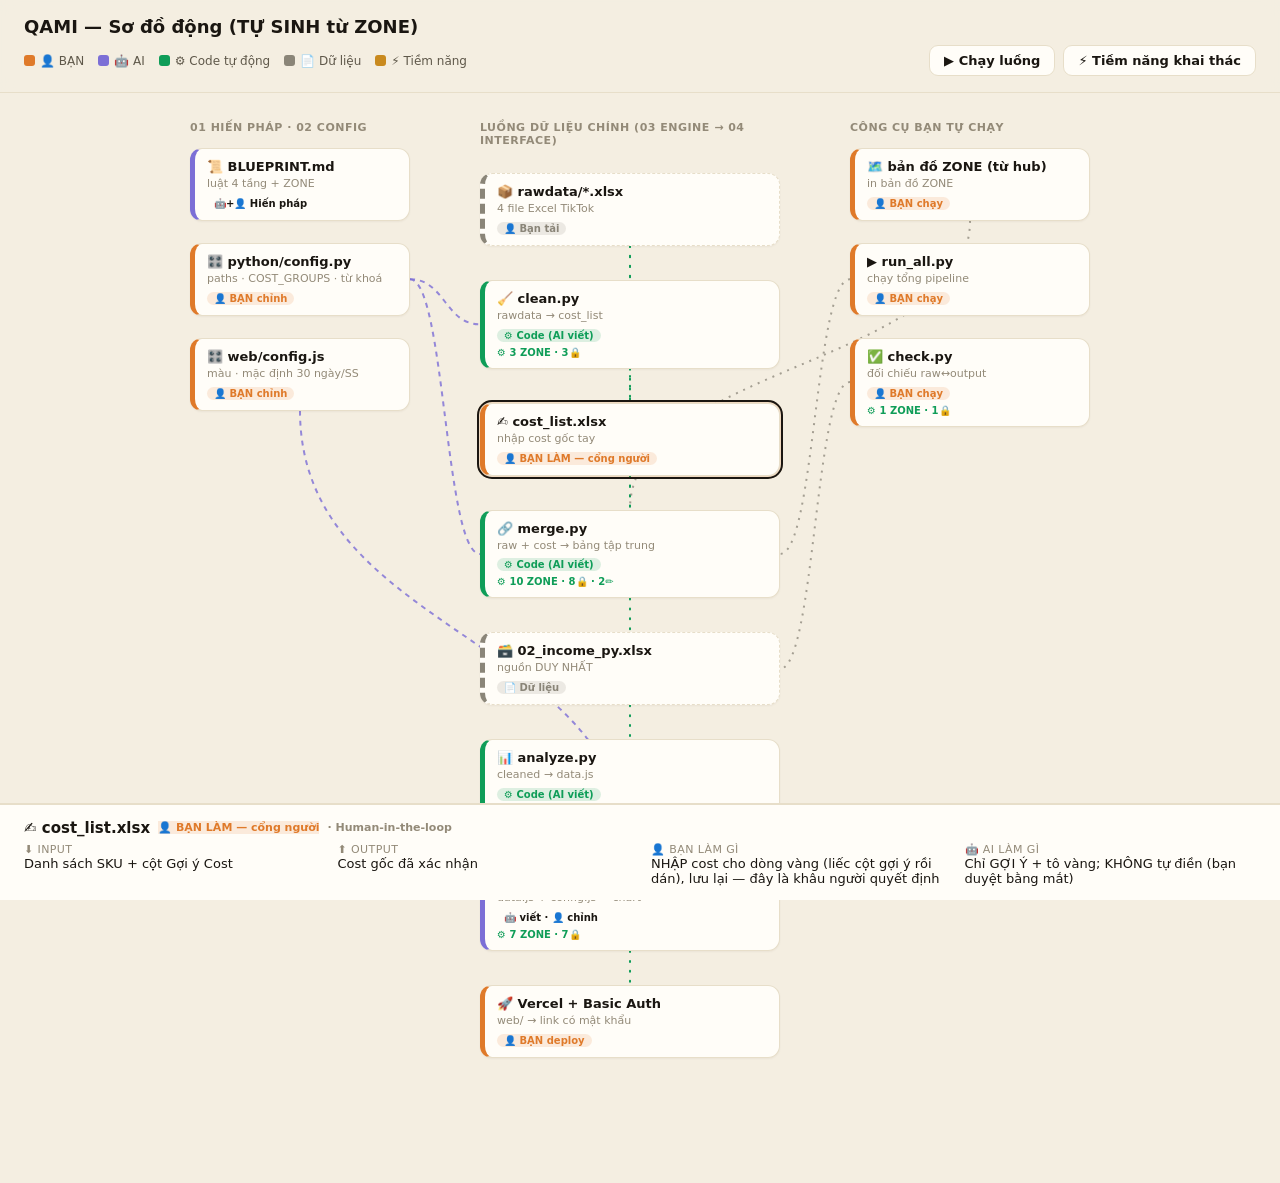
<file: flow.html>
<!doctype html>
<html lang="vi"><head>
<meta charset="utf-8"><meta name="viewport" content="width=device-width,initial-scale=1">
<title>Flow</title>
<style>
:root{
  --bg:#f4eee1; --surface:#fffdf8; --ink:#1a1611; --ink2:#5f584a; --muted:#938a78; --line:#e7dec9;
  --you:#df7a2a; --ai:#7c6fd6; --code:#0f9d58; --art:#8a8578; --pot:#c98a1e;
}
*{box-sizing:border-box} body{margin:0;background:var(--bg);color:var(--ink);
  font-family:system-ui,"Segoe UI",sans-serif;font-size:14px}
header{padding:16px 24px;border-bottom:1px solid var(--line);position:sticky;top:0;z-index:10;
  background:rgba(244,238,225,.92);backdrop-filter:blur(8px)}
header h1{font-size:18px;margin:0 0 8px}
.bar{display:flex;gap:18px;align-items:center;flex-wrap:wrap}
.legend{display:flex;gap:14px;flex-wrap:wrap;font-size:12px;color:var(--ink2)}
.legend i{display:inline-block;width:11px;height:11px;border-radius:3px;margin-right:5px;vertical-align:-1px}
.btns{margin-left:auto;display:flex;gap:8px}
button{font:inherit;font-size:13px;font-weight:600;color:var(--ink);background:var(--surface);
  border:1px solid var(--line);border-radius:9px;padding:7px 14px;cursor:pointer}
button.on{background:var(--ink);color:#fdfaf2;border-color:var(--ink)}
.diagram{position:relative;padding:28px 24px;min-width:1180px}
svg.wires{position:absolute;inset:0;width:100%;height:100%;pointer-events:none;z-index:0;overflow:visible}
.cols{position:relative;z-index:1;display:grid;grid-template-columns:220px 300px 240px;gap:70px;align-items:start;justify-content:center}
.col{display:flex;flex-direction:column;gap:22px}
.col.center{gap:34px}
.node{background:var(--surface);border:1.5px solid var(--line);border-left-width:5px;border-radius:12px;
  padding:10px 12px;cursor:pointer;transition:.15s;box-shadow:0 1px 2px rgba(60,45,20,.05);position:relative}
.node:hover{transform:translateY(-2px);box-shadow:0 6px 16px rgba(60,45,20,.12)}
.node.sel{outline:2px solid var(--ink);outline-offset:1px}
.node .t{font-weight:700;font-size:13px;display:flex;align-items:center;gap:6px}
.node .io{font-size:11px;color:var(--muted);margin-top:3px;line-height:1.35}
.node .own{font-size:10px;font-weight:700;margin-top:5px;display:inline-block;padding:1px 7px;border-radius:999px}
.node .live{font-size:10px;font-weight:700;color:var(--code);margin-top:5px;display:block}
.node.you{border-left-color:var(--you)} .own.you{background:rgba(223,122,42,.14);color:var(--you)}
.node.ai{border-left-color:var(--ai)} .own.ai{background:rgba(124,111,214,.16);color:var(--ai)}
.node.code{border-left-color:var(--code)} .own.code{background:rgba(15,157,88,.14);color:var(--code)}
.node.art{border-left-color:var(--art);border-style:dashed} .own.art{background:rgba(138,133,120,.16);color:var(--art)}
.node.mix{border-left-color:var(--ai)}
.node.pot{border-left-color:var(--pot);border-style:dashed;background:#fdf6e8} .own.pot{background:rgba(201,138,30,.16);color:var(--pot)}
.node.gate{box-shadow:0 0 0 3px rgba(223,122,42,.18)}
.node.ghost{display:none}
.railhead{font-size:11px;font-weight:700;letter-spacing:.5px;color:var(--muted);text-transform:uppercase;margin-bottom:-8px}
.pulse{animation:pulse .7s ease}
@keyframes pulse{0%{box-shadow:0 0 0 0 rgba(223,122,42,.5)}100%{box-shadow:0 0 0 16px rgba(223,122,42,0)}}
path.w{fill:none;stroke-width:2}
path.flow{stroke:var(--code);stroke-dasharray:1 9;stroke-linecap:round;animation:dash 1.1s linear infinite}
path.feed{stroke:var(--ai);stroke-dasharray:5 5;opacity:.8}
path.tool{stroke:var(--art);stroke-dasharray:2 6;opacity:.75}
path.ghost{stroke:var(--pot);stroke-dasharray:4 6;opacity:.85}
@keyframes dash{to{stroke-dashoffset:-20}}
.detail{position:sticky;bottom:0;z-index:10;background:var(--surface);border-top:2px solid var(--line);padding:14px 24px;min-height:92px}
.detail h3{margin:0 0 6px;font-size:15px;display:flex;align-items:center;gap:8px;flex-wrap:wrap}
.detail .grid{display:grid;grid-template-columns:repeat(auto-fit,minmax(200px,1fr));gap:12px 22px;font-size:13px}
.detail .k{color:var(--muted);font-size:11px;text-transform:uppercase;letter-spacing:.4px}
.detail .you b{color:var(--you)} .detail .ai b{color:var(--ai)}
.stamp{font-size:11px;color:var(--muted)}
.hint{color:var(--muted)}
</style></head>
<body>
<header>
  <h1 id="title"></h1>
  <div class="bar">
    <div class="legend">
      <span><i style="background:var(--you)"></i>&#128100; BẠN</span>
      <span><i style="background:var(--ai)"></i>&#129302; AI</span>
      <span><i style="background:var(--code)"></i>&#9881;&#65039; Code tự động</span>
      <span><i style="background:var(--art)"></i>&#128196; Dữ liệu</span>
      <span><i style="background:var(--pot)"></i>&#9889; Tiềm năng</span>
    </div>
    <div class="btns">
      <button id="play">&#9654; Chạy luồng</button>
      <button id="pot">&#9889; Tiềm năng khai thác</button>
    </div>
  </div>
</header>

<div class="diagram">
  <svg class="wires" id="wires"></svg>
  <div class="cols">
    <div class="col left"></div>
    <div class="col center"></div>
    <div class="col right"></div>
  </div>
</div>

<div class="detail" id="detail">
  <h3>&#128072; Bấm vào bất kỳ khối nào để xem: ai làm · input · output · ZONE sống</h3>
  <div class="hint">Xanh chạy = luồng dữ liệu · tím = config · xám = công cụ · vàng = tiềm năng (nút &#9889;). Badge xanh = ZONE tự quét từ code.</div>
</div>

<script>
const D = {"title": "QAMI — Sơ đồ động (TỰ SINH từ ZONE)", "rails": {"left": "01 Hiến pháp · 02 Config", "center": "Luồng dữ liệu chính (03 Engine → 04 Interface)", "right": "Công cụ bạn tự chạy"}, "nodes": [{"id": "blueprint", "col": "left", "owner": "mix", "title": "📜 BLUEPRINT.md", "ownt": "🤖+👤 Hiến pháp", "st": "01 BLUEPRINT", "io": "luật 4 tầng + ZONE", "in": "— (chốt từ đầu)", "out": "Luật chơi: mục đích, ranh giới, bản đồ ZONE", "you": "Chốt mục đích & ranh giới cứng; nạp đầu mỗi phiên để hiểu toàn hệ", "ai": "Tuân thủ; ghi Nhật ký tiến hoá mỗi khi rút ra nguyên lý mới", "ghost": false, "gate": false}, {"id": "configpy", "col": "left", "owner": "you", "title": "🎛️ python/config.py", "ownt": "👤 BẠN chỉnh", "st": "02 CONFIG", "io": "paths · COST_GROUPS · từ khoá", "in": "Bạn gõ số/tham số", "out": "Tham số cho engine Python đọc", "you": "Đổi NHÓM PHÍ, đường dẫn, từ khoá gợi ý cost — không đụng code lõi", "ai": "Chỉ ĐỌC từ đây, cấm hardcode trong engine", "ghost": false, "gate": false}, {"id": "configjs", "col": "left", "owner": "you", "title": "🎛️ web/config.js", "ownt": "👤 BẠN chỉnh", "st": "02 CONFIG", "io": "màu · mặc định 30 ngày/SS", "in": "Bạn gõ màu/mặc định", "out": "CFG cho dashboard đọc", "you": "Đổi tông màu (T), số ngày mặc định, bật/tắt so sánh", "ai": "Đọc qua window.CFG; logic chart không chứa màu cứng", "ghost": false, "gate": false}, {"id": "pgenesis", "col": "left", "owner": "pot", "title": "🧬 genesis.py → dự án khác", "ownt": "⚡ Tiềm năng", "st": "Tái dùng khung", "io": "nhân khung sang PJ mới", "in": "1 lệnh + tên dự án", "out": "Khung 4 tầng cho Pháp lý / Sách / BĐS…", "you": "Từ hub (Control Center): python genesis.py \"Tên\" --full py|web", "ai": "Dùng lại các ZONE đã LOCKED như Lego giữa các dự án", "ghost": true, "gate": false}, {"id": "raw", "col": "center", "owner": "art", "title": "📦 rawdata/*.xlsx", "ownt": "👤 Bạn tải", "st": "Nguồn", "io": "4 file Excel TikTok", "in": "Export từ TikTok Seller", "out": "income · onhold · đơn hàng · manual (BẤT BIẾN)", "you": "Tải file từ TikTok, bỏ vào rawdata/ (không sửa tay)", "ai": "—", "ghost": false, "gate": false}, {"id": "clean", "col": "center", "owner": "code", "title": "🧹 clean.py", "ownt": "⚙️ Code (AI viết)", "st": "03 ENGINE", "io": "rawdata → cost_list", "in": "rawdata/*.xlsx", "out": "cost/cost_list.xlsx (mọi SKU + GỢI Ý cost, tô vàng ô thiếu)", "you": "Chạy: python python/clean.py", "ai": "Engine gợi ý cost theo (dòng SP × size); không sót SKU", "ghost": false, "gate": false, "badge": "3 ZONE · 3🔒", "zones": [{"label": "01 · Đọc & chuẩn hóa nguồn", "key": "1", "status": "LOCKED", "in": "rawdata/*.xlsx (income, orders, onhold)", "out": "DataFrame đã ép kiểu ID về chuỗi (chưa biến đổi số liệu)", "funcs": ["read_income", "read_orders", "read_onhold"], "line": 27, "body": ["# [ZONE 01 · Đọc & chuẩn hóa nguồn]            Status: LOCKED", "# In : rawdata/*.xlsx (income, orders, onhold)", "# Out: DataFrame đã ép kiểu ID về chuỗi (chưa biến đổi số liệu)", "# ============================================================", "def read_income():", "    df = pd.read_excel(RAW / FILES[\"income\"], sheet_name=SHEETS[\"income\"])", "    df[\"ID đơn hàng/điều chỉnh\"] = df[\"ID đơn hàng/điều chỉnh\"].astype(str)", "    return df", "", "", "def read_orders():", "    df = pd.read_excel(RAW / FILES[\"orders\"], sheet_name=SHEETS[\"orders\"], skiprows=[1])", "    # Phòng khi header ô A1 bị ghi đè nhầm: cột đầu của OrderSKUList luôn là Order ID.", "    if \"Order ID\" not in df.columns:", "        print(f\"[cảnh báo] Không thấy cột 'Order ID'. Đổi cột đầu \"", "              f\"('{str(df.columns[0])[:35]}...') -> 'Order ID'.\")", "        df = df.rename(columns={df.columns[0]: \"Order ID\"})", "    df[\"Order ID\"] = df[\"Order ID\"].astype(str)", "    df[\"SKU ID\"] = df[\"SKU ID\"].astype(str)", "    return df", "", "", "def read_onhold():", "    df = pd.read_excel(RAW / FILES[\"onhold\"], sheet_name=0, skiprows=4)", "    df[\"ID đơn hàng/điều chỉnh\"] = df[\"ID đơn hàng/điều chỉnh\"].astype(str)", "    df[\"ID SKU\"] = df[\"ID SKU\"].astype(str)", "    return df", "# ===================== [HẾT ZONE 01] ========================", "", "", "# ============================================================"]}, {"label": "02 · Engine gợi ý cost (dòng SP × size)", "key": "2", "status": "LOCKED", "in": "bảng SKU (có Product Name / Variation / Seller SKU / Cost Original)", "out": "thêm cột \"Gợi ý Cost\" + \"Ghi chú gợi ý\"", "funcs": ["_read_existing_costs", "_strip", "_size", "_family", "add_suggestions", "mode_cost"], "line": 58, "body": ["# [ZONE 02 · Engine gợi ý cost (dòng SP × size)]   Status: LOCKED", "# In : bảng SKU (có Product Name / Variation / Seller SKU / Cost Original)", "# Out: thêm cột \"Gợi ý Cost\" + \"Ghi chú gợi ý\"", "# ============================================================", "def _read_existing_costs():", "    \"\"\"Lấy cost đã có: ưu tiên file cost MỚI (giữ số bạn đã nhập); lần đầu seed từ Manual cũ.\"\"\"", "    if COST_FILE.exists():", "        d = pd.read_excel(COST_FILE, sheet_name=0, dtype={\"SKU ID\": str})", "    elif OLD_MANUAL.exists():", "        d = pd.read_excel(OLD_MANUAL, sheet_name=SHEETS[\"cost_list\"], dtype={\"SKU ID\": str})", "    else:", "        return pd.DataFrame(columns=[\"SKU ID\", \"Cost Original\"])", "    return d[[\"SKU ID\", \"Cost Original\"]].dropna(subset=[\"SKU ID\"]).drop_duplicates(\"SKU ID\", keep=\"first\")", "", "", "def _strip(s):", "    if not isinstance(s, str):", "        return \"\"", "    s = unicodedata.normalize(\"NFD\", s)", "    return \"\".join(c for c in s if unicodedata.category(c) != \"Mn\").lower().strip()", "", "", "def _size(*texts):", "    for t in texts:", "        n = _strip(t)", "        if not n:", "            continue", "        for pat, canon in SIZE_RULES:", "            if re.search(pat, n):", "                return canon", "        for cm in SIZE_CM:", "            if re.search(rf\"(?<!\\d){cm}\\s*cm\", n):", "                return f\"{cm}cm\"", "    return None", "", "", "def _family(*texts):", "    blob = \" \".join(_strip(t) for t in texts)", "    for fam, keys in FAMILY_KEYWORDS.items():", "        if any(k in blob for k in keys):", "            return fam", "    return None", "", "", "def add_suggestions(cost_df):", "    \"\"\"Thêm cột 'Gợi ý Cost' + 'Ghi chú gợi ý' (dựa trên các dòng đã có cost).\"\"\"", "    df = cost_df.copy()", "    seller = df[\"Seller SKU\"] if \"Seller SKU\" in df.columns else \"\"", "    df[\"_size\"] = [_size(v, s, p) for v, s, p in", "                   zip(df.get(\"Variation\", \"\"), seller if isinstance(seller, pd.Series) else [\"\"] * len(df), df.get(\"Product Name\", \"\"))]", "    df[\"_fam\"] = [_family(s, p, v) for s, p, v in", "                  zip(seller if isinstance(seller, pd.Series) else [\"\"] * len(df), df.get(\"Product Name\", \"\"), df.get(\"Variation\", \"\"))]", "", "    known = df[df[\"Cost Original\"].notna()]", "", "    def mode_cost(s):", "        m = s.mode()", "        return m.iloc[0] if len(m) else None", "", "    ref_fam = known.dropna(subset=[\"_size\", \"_fam\"]).groupby([\"_fam\", \"_size\"])[\"Cost Original\"].agg(c=mode_cost, n=\"count\")", "    ref_size = known.dropna(subset=[\"_size\"]).groupby(\"_size\")[\"Cost Original\"].agg(c=mode_cost, n=\"count\")", "", "    sugs, notes = [], []", "    for _, r in df.iterrows():", "        fam, size, cost = r[\"_fam\"], r[\"_size\"], r[\"Cost Original\"]", "        sug, n, basis = None, 0, \"\"", "        if size is not None and fam is not None and (fam, size) in ref_fam.index:", "            sug, n = ref_fam.loc[(fam, size), \"c\"], int(ref_fam.loc[(fam, size), \"n\"]); basis = f\"{fam} × {size} ({n} SKU)\"", "        elif size is not None and size in ref_size.index:", "            sug, n = ref_size.loc[size, \"c\"], int(ref_size.loc[size, \"n\"]); basis = f\"size {size} ({n} SKU)\"", "        if sug is None:", "            sugs.append(None); notes.append(\"Chưa đủ dữ liệu gợi ý\"); continue", "        if pd.isna(cost):", "            notes.append(f\"MỚI — gợi ý: {basis}\")", "        elif abs(float(cost) - float(sug)) < 1:", "            notes.append(f\"Khớp ({basis})\")", "        else:", "            notes.append(f\"⚠️ LỆCH: đang {int(cost):,} vs gợi ý {int(sug):,} — {basis}\")", "        sugs.append(sug)", "    df[\"Gợi ý Cost\"] = sugs", "    df[\"Ghi chú gợi ý\"] = notes", "    return df.drop(columns=[\"_size\", \"_fam\"])", "# ===================== [HẾT ZONE 02] ========================", "", "", "# ============================================================"]}, {"label": "03 · Đẩy ra file cost mới", "key": "3", "status": "LOCKED", "in": "orders, onhold (đã sạch)", "out": "cost/cost_list.xlsx (1 sheet, không sót SKU, tô vàng dòng cần nhập)", "funcs": ["refresh_cost_file", "main"], "line": 144, "body": ["# [ZONE 03 · Đẩy ra file cost mới]              Status: LOCKED", "# In : orders, onhold (đã sạch)", "# Out: cost/cost_list.xlsx (1 sheet, không sót SKU, tô vàng dòng cần nhập)", "# ============================================================", "def refresh_cost_file(orders, onhold):", "    # Gom MỌI SKU từ orders + onhold (không sót)", "    su_o = (orders[[\"SKU ID\", \"Seller SKU\", \"Product Name\", \"Variation\"]]", "            .drop_duplicates(\"SKU ID\"))", "    su_h = (onhold[[\"ID SKU\", \"Tên sản phẩm\"]]", "            .rename(columns={\"ID SKU\": \"SKU ID\", \"Tên sản phẩm\": \"Product Name\"})", "            .drop_duplicates(\"SKU ID\"))", "    all_sku = pd.concat([su_o, su_h], ignore_index=True).drop_duplicates(\"SKU ID\", keep=\"first\")", "", "    # Giữ cost đã nhập (không mất số bạn đã làm)", "    existing = _read_existing_costs()", "    all_sku = all_sku.merge(existing, on=\"SKU ID\", how=\"left\")", "", "    # Gợi ý cost", "    all_sku = add_suggestions(all_sku)", "", "    # Sắp xếp: dòng CHƯA có cost lên đầu (để bạn nhập, khỏi sót)", "    all_sku[\"_need\"] = all_sku[\"Cost Original\"].isna()", "    all_sku = (all_sku.sort_values([\"_need\", \"Product Name\", \"Variation\"],", "                                   ascending=[False, True, True])", "               .drop(columns=\"_need\").reset_index(drop=True))", "    cols = [\"SKU ID\", \"Seller SKU\", \"Product Name\", \"Variation\",", "            \"Cost Original\", \"Gợi ý Cost\", \"Ghi chú gợi ý\"]", "    all_sku = all_sku[[c for c in cols if c in all_sku.columns]]", "", "    COST_FILE.parent.mkdir(parents=True, exist_ok=True)", "    all_sku.to_excel(COST_FILE, index=False, sheet_name=\"cost_list\")", "", "    # Tô vàng các dòng chưa có cost + in đậm header", "    wb = load_workbook(COST_FILE)", "    ws = wb[\"cost_list\"]", "    yellow = PatternFill(\"solid\", fgColor=\"FFF3C7\")", "    for c in ws[1]:", "        c.font = Font(bold=True)", "    cost_idx = [i for i, cell in enumerate(ws[1], 1) if cell.value == \"Cost Original\"][0]", "    for row in ws.iter_rows(min_row=2):", "        if row[cost_idx - 1].value in (None, \"\"):", "            for cell in row:", "                cell.fill = yellow", "    wb.save(COST_FILE)", "", "    n_new = int(all_sku[\"Cost Original\"].isna().sum())", "    return len(all_sku), n_new", "# ===================== [HẾT ZONE 03] ========================", "", "", "def main():", "    print(\"Làm sạch nguồn raw...\")", "    orders = read_orders()", "    onhold = read_onhold()", "    read_income()  # kiểm tra đọc được", "", "    print(\"Đẩy ra file cost mới...\")", "    total, n_new = refresh_cost_file(orders, onhold)", "    print(f\"-> {COST_FILE}\")", "    print(f\"   Tổng SKU: {total} | CẦN NHẬP COST (tô vàng, ở đầu file): {n_new}\")", "    print(\"   Mở file, nhập cột 'Cost Original' cho dòng vàng (tham chiếu 'Gợi ý Cost'), rồi lưu.\")", "", "", "if __name__ == \"__main__\":", "    main()"]}]}, {"id": "cost", "col": "center", "owner": "you", "title": "✍️ cost_list.xlsx", "ownt": "👤 BẠN LÀM — cổng người", "st": "Human-in-the-loop", "io": "nhập cost gốc tay", "in": "Danh sách SKU + cột Gợi ý Cost", "out": "Cost gốc đã xác nhận", "you": "NHẬP cost cho dòng vàng (liếc cột gợi ý rồi dán), lưu lại — đây là khâu người quyết định", "ai": "Chỉ GỢI Ý + tô vàng; KHÔNG tự điền (bạn duyệt bằng mắt)", "ghost": false, "gate": true}, {"id": "merge", "col": "center", "owner": "code", "title": "🔗 merge.py", "ownt": "⚙️ Code (AI viết)", "st": "03 ENGINE", "io": "raw + cost → bảng tập trung", "in": "rawdata + cost_list", "out": "cleaned/02_income_py.xlsx (cấp đơn)", "you": "Chạy (qua run_all); duyệt khi chốt ZONE DRAFT", "ai": "Gộp bán+hoàn · COGS · gom phí 4 nhóm · ROI · đối soát phí", "ghost": false, "gate": false, "badge": "10 ZONE · 8🔒 · 2✏️", "zones": [{"label": "01 · Đọc cost đã nhập", "key": "1", "status": "LOCKED", "in": "cost/cost_list.xlsx (hoặc Manual cũ nếu chưa có)", "out": "bảng SKU ID -> Cost Original (dedup)", "funcs": ["read_cost"], "line": 23, "body": ["# [ZONE 01 · Đọc cost đã nhập]                 Status: LOCKED", "# In : cost/cost_list.xlsx (hoặc Manual cũ nếu chưa có)", "# Out: bảng SKU ID -> Cost Original (dedup)", "# ============================================================", "def read_cost():", "    \"\"\"Đọc cost bạn đã nhập (file mới). Chưa có file thì seed từ Manual cũ.\"\"\"", "    if clean.COST_FILE.exists():", "        d = pd.read_excel(clean.COST_FILE, sheet_name=0, dtype={\"SKU ID\": str})", "    else:", "        d = pd.read_excel(clean.OLD_MANUAL, sheet_name=clean.SHEETS[\"cost_list\"], dtype={\"SKU ID\": str})", "    return d[[\"SKU ID\", \"Cost Original\"]].drop_duplicates(\"SKU ID\", keep=\"first\").reset_index(drop=True)", "", "", "# ============================================================"]}, {"label": "02 · Gắn COGS vào từng dòng SKU", "key": "2", "status": "LOCKED", "in": "orders (SKU-level) + cost", "out": "orders + Total Cost (= Cost Original × Quantity)", "funcs": ["attach_cogs_to_orders"], "line": 37, "body": ["# [ZONE 02 · Gắn COGS vào từng dòng SKU]       Status: LOCKED", "# In : orders (SKU-level) + cost", "# Out: orders + Total Cost (= Cost Original × Quantity)", "# ============================================================", "def attach_cogs_to_orders(orders, cost):", "    orders = orders.merge(cost, on=\"SKU ID\", how=\"left\")", "    orders[\"Total Cost\"] = orders[\"Cost Original\"] * orders[\"Quantity\"]", "    return orders", "", "", "# ============================================================"]}, {"label": "03 · Onhold → cấp đơn", "key": "3", "status": "LOCKED", "in": "onhold thô (SKU-level) + cost", "out": "onhold gộp cấp đơn + cờ \"Chưa quyết toán\", rename cột khớp income", "funcs": ["process_onhold", "concat_bracket"], "line": 48, "body": ["# [ZONE 03 · Onhold → cấp đơn]                 Status: LOCKED", "# In : onhold thô (SKU-level) + cost", "# Out: onhold gộp cấp đơn + cờ \"Chưa quyết toán\", rename cột khớp income", "# ============================================================", "def process_onhold(onhold_raw, cost):", "    onhold_raw = onhold_raw.merge(cost.rename(columns={\"SKU ID\": \"ID SKU\"}), on=\"ID SKU\", how=\"left\")", "    onhold_raw[\"Total Cost\"] = onhold_raw[\"Cost Original\"] * onhold_raw[\"Số lượng\"]", "", "    def concat_bracket(x):", "        return \" | \".join(f\"[{v}]\" for v in x.dropna().astype(str).unique())", "", "    agg = {}", "    for col in onhold_raw.columns:", "        if col == \"ID đơn hàng/điều chỉnh\":", "            continue", "        if col in [\"Tên sản phẩm\", \"Tên SKU\", \"ID SKU\"]:", "            agg[col] = concat_bracket", "        elif pd.api.types.is_numeric_dtype(onhold_raw[col]):", "            agg[col] = \"sum\"", "        else:", "            agg[col] = \"first\"", "    onhold_agg = onhold_raw.groupby(\"ID đơn hàng/điều chỉnh\", as_index=False).agg(agg)", "    onhold_agg[\"Num_SKUs\"] = onhold_raw.groupby(\"ID đơn hàng/điều chỉnh\").size().values", "", "    onhold_agg = onhold_agg.rename(columns={", "        \"Ngày tạo giao dịch\": \"Thời gian tạo đơn hàng\",", "        \"Thời gian quyết toán dự kiến\": \"Thời gian quyết toán đơn hàng\",", "        \"Số tiền quyết toán ước tính\": \"Tổng số tiền quyết toán\",", "        \"Phí giao dịch ước tính\": \"Phí giao dịch\",", "        \"Phí vận chuyển ước tính của người bán\": \"Phí vận chuyển của người bán\",", "        \"Hoa hồng liên kết ước tính\": \"Hoa hồng liên kết\",", "        \"Tên sản phẩm\": \"Products_List\", \"Tên SKU\": \"SKUs_List\", \"ID SKU\": \"SKU_IDs_List\",", "    })", "    onhold_agg[\"Trạng thái quyết toán\"] = \"Chưa quyết toán\"", "    return onhold_agg", "", "", "# ============================================================"]}, {"label": "04 · Gộp đơn trùng (bán + hoàn)", "key": "4", "status": "LOCKED", "in": "income thô (1 Order ID có thể nhiều dòng)", "out": "1 dòng/đơn — số CỘNG DỒN (bán+hoàn triệt tiêu), chữ giữ dòng đầu", "funcs": ["aggregate_settled"], "line": 86, "body": ["# [ZONE 04 · Gộp đơn trùng (bán + hoàn)]       Status: LOCKED", "# In : income thô (1 Order ID có thể nhiều dòng)", "# Out: 1 dòng/đơn — số CỘNG DỒN (bán+hoàn triệt tiêu), chữ giữ dòng đầu", "# ============================================================", "def aggregate_settled(income):", "    \"\"\"Cùng 1 Order ID có nhiều dòng quyết toán -> CỘNG DỒN (số cộng, chữ giữ dòng đầu).", "    Lý do: TikTok ghi bán (+) và hoàn/điều chỉnh (−) thành dòng riêng; cộng dồn thì", "    bán-rồi-hoàn triệt tiêu về net đúng (doanh thu 0, phí giữ lại). Giữ-latest sẽ ra", "    doanh thu âm ảo. Đơn 1 dòng thì không đổi.\"\"\"", "    income = income.copy()", "    income[\"ID đơn hàng/điều chỉnh\"] = income[\"ID đơn hàng/điều chỉnh\"].astype(str)", "    agg = {}", "    for col in income.columns:", "        if col == \"ID đơn hàng/điều chỉnh\":", "            continue", "        agg[col] = \"sum\" if pd.api.types.is_numeric_dtype(income[col]) else \"first\"", "    n0 = len(income)", "    income = income.groupby(\"ID đơn hàng/điều chỉnh\", as_index=False).agg(agg)", "    if n0 != len(income):", "        print(f\"[gộp] cộng dồn dòng trùng Order ID: {n0} -> {len(income)} (bán + hoàn triệt tiêu)\")", "    return income", "", "", "# ============================================================"]}, {"label": "05 · Nối Đã/Chưa + COGS cấp đơn", "key": "5", "status": "LOCKED", "in": "income (đã gộp) + onhold_agg + orders (có Total Cost)", "out": "1 bảng gộp + cột Cost_COGS mỗi đơn", "funcs": ["merge_settled_onhold", "attach_cogs"], "line": 110, "body": ["# [ZONE 05 · Nối Đã/Chưa + COGS cấp đơn]       Status: LOCKED", "# In : income (đã gộp) + onhold_agg + orders (có Total Cost)", "# Out: 1 bảng gộp + cột Cost_COGS mỗi đơn", "# ============================================================", "def merge_settled_onhold(income, onhold_agg):", "    income = income.copy()", "    income[\"ID đơn hàng/điều chỉnh\"] = income[\"ID đơn hàng/điều chỉnh\"].astype(str)", "    income[\"Trạng thái quyết toán\"] = \"Đã quyết toán\"", "    return pd.concat([income, onhold_agg], ignore_index=True, sort=False)", "", "", "def attach_cogs(income, orders):", "    cogs = orders.groupby(\"Order ID\", as_index=False)[\"Total Cost\"].sum()", "    cogs.columns = [\"Order ID\", \"Cost_COGS\"]", "    return income.merge(cogs, left_on=\"ID đơn hàng/điều chỉnh\", right_on=\"Order ID\", how=\"left\")", "", "", "# ============================================================"]}, {"label": "06 · Gom phí 4 nhóm", "key": "6", "status": "LOCKED", "in": "income (cột phí lẻ) + config.COST_GROUPS", "out": "income + Cost_Platform / Cost_KOC / Cost_Ads (bỏ cột phí lẻ)", "funcs": ["group_costs"], "line": 128, "body": ["# [ZONE 06 · Gom phí 4 nhóm]                   Status: LOCKED (config-driven)", "# In : income (cột phí lẻ) + config.COST_GROUPS", "# Out: income + Cost_Platform / Cost_KOC / Cost_Ads (bỏ cột phí lẻ)", "# ============================================================", "def group_costs(income):", "    p = [c for c in clean.COST_GROUPS[\"platform\"] if c in income.columns]", "    k = [c for c in clean.COST_GROUPS[\"koc\"] if c in income.columns]", "    a = [c for c in clean.COST_GROUPS[\"ads\"] if c in income.columns]", "    income[\"Cost_Platform\"] = income[p].fillna(0).sum(axis=1)", "    income[\"Cost_KOC\"] = income[k].fillna(0).sum(axis=1)", "    income[\"Cost_Ads\"] = income[a].fillna(0).sum(axis=1)", "    return income.drop(columns=p + k + a)", "", "", "# ============================================================"]}, {"label": "07 · Chọn cột lõi + làm giàu đơn", "key": "7", "status": "LOCKED", "in": "income + orders", "out": "income gọn cột + kênh/SP/trạng thái đơn", "funcs": ["select_core_columns", "enrich_order_info"], "line": 143, "body": ["# [ZONE 07 · Chọn cột lõi + làm giàu đơn]      Status: LOCKED", "# In : income + orders", "# Out: income gọn cột + kênh/SP/trạng thái đơn", "# ============================================================", "def select_core_columns(income):", "    income = income[[\"ID đơn hàng/điều chỉnh\", \"Loại giao dịch\", \"Thời gian tạo đơn hàng\",", "                     \"Thời gian quyết toán đơn hàng\", \"Tổng số tiền quyết toán\", \"Tổng doanh thu\",", "                     \"Tổng phí\", \"Order ID\", \"Cost_COGS\", \"Cost_Platform\", \"Cost_KOC\", \"Cost_Ads\",", "                     \"Trạng thái quyết toán\"]].copy()", "    income[\"ID đơn hàng/điều chỉnh\"] = income[\"ID đơn hàng/điều chỉnh\"].astype(str)", "    return income", "", "", "def enrich_order_info(income, orders):", "    info = orders.groupby(\"Order ID\").agg(", "        Order_Channel=(\"Order Channel\", \"first\"),", "        Product_Names=(\"Product Name\", lambda x: \" | \".join(x.dropna().unique())),", "        Variations=(\"Variation\", lambda x: \" | \".join(f\"[{v}]\" for v in x.dropna().unique())),", "        Total_Quantity=(\"Quantity\", \"sum\"),", "        Num_SKUs=(\"SKU ID\", \"nunique\"),", "        Order_Status=(\"Order Status\", \"first\"),", "        Order_Substatus=(\"Order Substatus\", \"first\"),", "        Cancel_Return_Type=(\"Cancelation/Return Type\", \"first\"),", "    ).reset_index()", "    income = income.merge(info, left_on=\"ID đơn hàng/điều chỉnh\", right_on=\"Order ID\", how=\"left\")", "    if \"Order ID_y\" in income.columns:", "        income = income.drop(columns=[\"Order ID_y\"])", "    return income", "", "", "# ============================================================"]}, {"label": "08 · Chỉ số phái sinh / ROI", "key": "8", "status": "DRAFT", "in": "income (doanh thu + 4 nhóm chi phí)", "out": "Abs_*, All_Cost, Net_Margin, các ROI, cost-mix %, cờ", "funcs": ["add_derived_metrics"], "line": 174, "body": ["# [ZONE 08 · Chỉ số phái sinh / ROI]           Status: DRAFT (đang chuẩn chỉnh - review ROI)", "# In : income (doanh thu + 4 nhóm chi phí)", "# Out: Abs_*, All_Cost, Net_Margin, các ROI, cost-mix %, cờ", "# ============================================================", "def add_derived_metrics(income):", "    income[\"Abs_COGS\"] = -income[\"Cost_COGS\"]", "    income[\"Abs_Platform\"] = -income[\"Cost_Platform\"]", "    income[\"Abs_KOC\"] = -income[\"Cost_KOC\"]", "    income[\"Abs_Ads\"] = -income[\"Cost_Ads\"]", "    income[\"All_Cost\"] = income[[\"Abs_COGS\", \"Abs_Platform\", \"Abs_KOC\", \"Abs_Ads\"]].sum(axis=1)", "    income[\"Net_Margin\"] = income[\"Tổng doanh thu\"] - income[\"All_Cost\"]", "    income[\"Net_Margin_Pct\"] = (income[\"Net_Margin\"] / income[\"Tổng doanh thu\"]).round(3)", "    income[\"Gross_ROI\"] = (income[\"Tổng doanh thu\"] / income[\"Abs_COGS\"]).where(income[\"Abs_COGS\"] > 0).round(2)", "    income[\"ROAS\"] = (income[\"Tổng doanh thu\"] / income[\"Abs_Ads\"]).where(income[\"Abs_Ads\"] > 0).round(2)", "    income[\"Marketing_Spend\"] = income[\"Abs_Ads\"] + income[\"Abs_KOC\"]", "    income[\"Marketing_ROI\"] = (income[\"Tổng doanh thu\"] / income[\"Marketing_Spend\"]).where(income[\"Marketing_Spend\"] > 0).round(2)", "    income[\"Net_ROI\"] = (income[\"Tổng doanh thu\"] / income[\"All_Cost\"]).where(income[\"All_Cost\"] > 0).round(2)", "    income[\"Has_Ads\"] = income[\"Abs_Ads\"] > 0", "    income[\"Has_KOC\"] = income[\"Abs_KOC\"] > 0", "    income[\"Is_Profitable\"] = income[\"Net_Margin\"] > 0", "    income[\"Is_Cancelled\"] = (income[\"Tổng phí\"] != 0) & (income[\"Tổng doanh thu\"] == 0)", "    for col, abscol in [(\"COGS_Pct\", \"Abs_COGS\"), (\"Platform_Pct\", \"Abs_Platform\"),", "                        (\"KOC_Pct\", \"Abs_KOC\"), (\"Ads_Pct\", \"Abs_Ads\")]:", "        income[col] = (income[abscol] / income[\"Tổng doanh thu\"]).where(income[\"Tổng doanh thu\"] > 0).round(3)", "    for col in [\"Net_Margin_Pct\", \"Gross_ROI\", \"ROAS\", \"Marketing_ROI\", \"Net_ROI\",", "                \"COGS_Pct\", \"Platform_Pct\", \"KOC_Pct\", \"Ads_Pct\"]:", "        income[col] = income[col].replace([np.inf, -np.inf], np.nan)", "    return income", "", "", "# ============================================================"]}, {"label": "09 · Phân loại đơn + hậu kỳ", "key": "9", "status": "LOCKED", "in": "income (Order_Status, Cancel_Return_Type...)", "out": "cột \"Loại đơn\"; bỏ dòng GMV ads; zero COGS đơn hủy trước ship", "funcs": ["classify_order_type", "post_process"], "line": 205, "body": ["# [ZONE 09 · Phân loại đơn + hậu kỳ]           Status: LOCKED", "# In : income (Order_Status, Cancel_Return_Type...)", "# Out: cột \"Loại đơn\"; bỏ dòng GMV ads; zero COGS đơn hủy trước ship", "# ============================================================", "def classify_order_type(income):", "    cond = [", "        income[\"Cancel_Return_Type\"] == \"Return/Refund\",", "        (income[\"Order_Status\"] == \"Đã hủy\") & (income[\"Cancel_Return_Type\"] == \"Cancel\"),", "        income[\"Order_Status\"] == \"Cần vận chuyển\",", "        income[\"Order_Status\"] == \"Đã hoàn tất\",", "        (income[\"Order_Status\"] == \"Đã vận chuyển\") & (income[\"Order_Substatus\"] == \"Đã giao\"),", "        income[\"Order_Status\"] == \"Đã vận chuyển\",", "    ]", "    choices = [\"Trả hàng sau giao\", \"Hủy trước ship\", \"Chờ ship\", \"Hoàn tất\",", "               \"Đã giao thành công\", \"Đang giao\"]", "    income[\"Loại đơn\"] = np.select(cond, choices, default=\"Chưa phân loại\")", "    return income", "", "", "def post_process(income):", "    income[\"Loại đơn\"] = income[\"Loại đơn\"].replace(\"Hoàn tất\", \"Đã giao thành công\")", "    income = income[income[\"Loại giao dịch\"] != \"GMV thanh toán cho Quảng cáo TikTok\"].reset_index(drop=True)", "    income.loc[(income[\"Tổng phí\"] <= 0) & (income[\"Tổng doanh thu\"] == 0), \"Cost_COGS\"] = 0", "    return income", "", "", "# ============================================================"]}, {"label": "10 · Đối soát phí", "key": "10", "status": "DRAFT", "in": "bảng tập trung (đơn đã quyết toán)", "out": "in cảnh báo số đơn có phí lệch > tol; trả bảng đơn lệch", "funcs": ["reconcile_fees", "build_central_table", "main"], "line": 232, "body": ["# [ZONE 10 · Đối soát phí]                     Status: DRAFT (review #1 - phí ngoài 4 nhóm)", "# In : bảng tập trung (đơn đã quyết toán)", "# Out: in cảnh báo số đơn có phí lệch > tol; trả bảng đơn lệch", "# ============================================================", "def reconcile_fees(income, tol=1.0):", "    s = income[income[\"Trạng thái quyết toán\"] == \"Đã quyết toán\"].copy()", "    grouped = s[[\"Cost_Platform\", \"Cost_KOC\", \"Cost_Ads\"]].fillna(0).sum(axis=1)", "    bad = s[(grouped - s[\"Tổng phí\"].fillna(0)).abs() > tol]", "    print(f\"[đối soát] {len(bad)}/{len(s)} đơn đã quyết toán có phí lệch > {tol} (4-nhóm vs 'Tổng phí').\")", "    return bad", "", "", "# -------- Orchestrator: chạy ZONE 04→09 theo thứ tự --------", "def build_central_table(income, onhold_raw, orders, cost):", "    income = aggregate_settled(income)", "    orders = attach_cogs_to_orders(orders, cost)", "    onhold_agg = process_onhold(onhold_raw, cost)", "    income = merge_settled_onhold(income, onhold_agg)", "    income = attach_cogs(income, orders)", "    income = group_costs(income)", "    income = select_core_columns(income)", "    income = enrich_order_info(income, orders)", "    income = add_derived_metrics(income)", "    income = classify_order_type(income)", "    income = post_process(income)", "    return income", "", "", "def main():", "    income = clean.read_income()", "    orders = clean.read_orders()", "    onhold = clean.read_onhold()", "    cost = read_cost()", "    df = build_central_table(income, onhold, orders, cost)", "    reconcile_fees(df)", "    clean.CLEANED.parent.mkdir(parents=True, exist_ok=True)", "    df.to_excel(clean.CLEANED, index=False)", "    print(f\"-> {clean.CLEANED}  ({len(df)} đơn, {df.shape[1]} cột)\")", "", "", "if __name__ == \"__main__\":", "    main()"]}]}, {"id": "cleaned", "col": "center", "owner": "art", "title": "🗃️ 02_income_py.xlsx", "ownt": "📄 Dữ liệu", "st": "Bảng tập trung", "io": "nguồn DUY NHẤT", "in": "Từ merge", "out": "Nguồn chuẩn cho mọi phân tích (và Power BI nếu cần)", "you": "— (có thể mở xem/PBI)", "ai": "—", "ghost": false, "gate": false}, {"id": "analyze", "col": "center", "owner": "code", "title": "📊 analyze.py", "ownt": "⚙️ Code (AI viết)", "st": "03 ENGINE", "io": "cleaned → data.js", "in": "cleaned/02_income_py.xlsx", "out": "web/data.js (số liệu nhúng, KHÔNG đụng UI)", "you": "Chạy (qua run_all)", "ai": "Đóng gói số liệu theo cột cho web", "ghost": false, "gate": false, "badge": "2 ZONE · 2🔒", "zones": [{"label": "01 · Đóng gói số liệu theo cột", "key": "1", "status": "LOCKED", "in": "cleaned/02_income_py.xlsx", "out": "dict (channels/settles/products + mảng rev/cogs/plat/koc/ads theo cột) để nhúng web", "funcs": ["build_payload", "ints"], "line": 26, "body": ["# [ZONE 01 · Đóng gói số liệu theo cột]        Status: LOCKED", "# In : cleaned/02_income_py.xlsx", "# Out: dict (channels/settles/products + mảng rev/cogs/plat/koc/ads theo cột) để nhúng web", "# ============================================================", "def build_payload(df):", "    df = df.copy()", "    dt = pd.to_datetime(df[\"Thời gian tạo đơn hàng\"], errors=\"coerce\")", "    df[\"_date\"] = dt.dt.strftime(\"%Y-%m-%d\").fillna(\"\")", "    df[\"_ch\"] = df.get(\"Order_Channel\", pd.Series(index=df.index)).fillna(\"Khác\").astype(str)", "    df[\"_set\"] = df.get(\"Trạng thái quyết toán\", pd.Series(index=df.index)).fillna(\"Khác\").astype(str)", "    df[\"_prod\"] = df.get(\"Product_Names\", pd.Series(index=df.index)).fillna(\"Không rõ\").astype(str).str.slice(0, 70)", "", "    rev = df[\"Tổng doanh thu\"].fillna(0)", "    cogs = (-df[\"Cost_COGS\"]).fillna(0)", "    plat = (-df[\"Cost_Platform\"]).fillna(0)", "    koc = (-df[\"Cost_KOC\"]).fillna(0)", "    ads = (-df[\"Cost_Ads\"]).fillna(0)", "", "    channels = sorted(df[\"_ch\"].unique().tolist())", "    settles = sorted(df[\"_set\"].unique().tolist())", "    products = sorted(df[\"_prod\"].unique().tolist())", "    ci = {v: i for i, v in enumerate(channels)}", "    si = {v: i for i, v in enumerate(settles)}", "    pi = {v: i for i, v in enumerate(products)}", "", "    def ints(s):", "        return [int(round(x)) for x in s]", "", "    return {", "        \"channels\": channels, \"settles\": settles, \"products\": products,", "        \"date\": df[\"_date\"].tolist(),", "        \"ch\": [ci[v] for v in df[\"_ch\"]], \"set\": [si[v] for v in df[\"_set\"]],", "        \"prod\": [pi[v] for v in df[\"_prod\"]],", "        \"rev\": ints(rev), \"cogs\": ints(cogs), \"plat\": ints(plat), \"koc\": ints(koc), \"ads\": ints(ads),", "    }", "", "", "# ============================================================"]}, {"label": "02 · Ghi web/data.js", "key": "2", "status": "LOCKED", "in": "payload (ZONE 01) + ngày cập nhật", "out": "web/data.js (window.QAMI_DATA + QAMI_META) — KHÔNG đụng UI", "funcs": ["build_report", "main"], "line": 64, "body": ["# [ZONE 02 · Ghi web/data.js]                  Status: LOCKED", "# In : payload (ZONE 01) + ngày cập nhật", "# Out: web/data.js (window.QAMI_DATA + QAMI_META) — KHÔNG đụng UI", "# ============================================================", "def build_report(cleaned_path=None, out_js=None):", "    cleaned_path = cleaned_path or clean.CLEANED", "    out_js = out_js or clean.DATA_JS", "    payload = build_payload(pd.read_excel(cleaned_path))", "    data = json.dumps(payload, ensure_ascii=False).replace(\"<\/\", \"<\\\\/\")", "    js = (f\"window.QAMI_DATA = {data};\\n\"", "          f'window.QAMI_META = {{\"date\": \"{date.today():%d/%m/%Y}\"}};\\n')", "    Path(out_js).parent.mkdir(parents=True, exist_ok=True)", "    Path(out_js).write_text(js, encoding=\"utf-8\")", "    return out_js", "", "", "def main():", "    print(\"->\", build_report())", "", "", "if __name__ == \"__main__\":", "    main()"]}]}, {"id": "web", "col": "center", "owner": "mix", "title": "🖥️ web/ dashboard", "ownt": "🤖 viết · 👤 chỉnh", "st": "04 INTERFACE", "io": "data.js + config.js → chart", "in": "data.js (số) + config.js (màu)", "out": "Dashboard 4 tab, lọc riêng từng chart", "you": "Chỉnh config.js; duyệt UI; yêu cầu sửa chart theo ZONE Wx", "ai": "Viết app.js (ZONE W1–W7) + index.html/styles.css", "ghost": false, "gate": false, "badge": "7 ZONE · 7🔒", "zones": [{"label": "W1 · Gom nhóm & tính (compute / computeRange / metrics)", "key": "W1", "status": "LOCKED", "in": "", "out": "", "funcs": ["grp", "add", "ac", "computeRange", "compute", "metrics"], "line": 53, "body": ["/* [ZONE W1 · Gom nhóm & tính (compute / computeRange / metrics)]  Status: LOCKED */", "function grp(){ return {r:0,c:0,p:0,k:0,a:0,n:0}; }", "function add(g,r,c,p,k,a){ g.r+=r;g.c+=c;g.p+=p;g.k+=k;g.a+=a;g.n++; }", "function ac(g){ return g.c+g.p+g.k+g.a; }", "function computeRange(s,e){", "  const D=DATA, fc=el(\"fCh\").value, fs=el(\"fSet\").value;", "  const lo=DATES[s], hi=DATES[e];", "  const tot=grp(), bc={}, bp={}, bs={}, bd={}; const days=new Set();", "  for(let i=0;i<D.rev.length;i++){", "    if(fc!==\"all\" && D.channels[D.ch[i]]!==fc) continue;", "    if(fs!==\"all\" && D.settles[D.set[i]]!==fs) continue;", "    const d=D.date[i]; if(!d || d<lo || d>hi) continue;          // chỉ trong khoảng ngày", "    const r=D.rev[i],c=D.cogs[i],p=D.plat[i],k=D.koc[i],a=D.ads[i];", "    add(tot,r,c,p,k,a);", "    const cn=D.channels[D.ch[i]]; add(bc[cn]=bc[cn]||grp(),r,c,p,k,a);", "    const pn=D.products[D.prod[i]]; add(bp[pn]=bp[pn]||grp(),r,c,p,k,a);", "    const sn=D.settles[D.set[i]]; add(bs[sn]=bs[sn]||grp(),r,c,p,k,a);", "    days.add(d); add(bd[d]=bd[d]||grp(),r,c,p,k,a);", "  }", "  return {tot,bc,bp,bs,bd,nd:days.size};", "}", "function compute(){ return computeRange(dS,dE); }", "function metrics(A){ const t=A.tot,cost=ac(t); return {rev:t.r,cost:cost,margin:t.r-cost,", "  orders:t.n, aov:t.n?t.r/t.n:0, opd:A.nd?t.n/A.nd:0}; }", ""]}, {"label": "W2 · Bộ lọc riêng từng chart (override vs filter tổng)", "key": "W2", "status": "LOCKED", "in": "", "out": "", "funcs": ["st", "eff", "prevOf", "badge"], "line": 78, "body": ["/* [ZONE W2 · Bộ lọc riêng từng chart (override vs filter tổng)]  Status: LOCKED */", "const CHARTS={};", "function st(id){ return CHARTS[id]||(CHARTS[id]={dOv:false,cOv:false,dS,dE,cmp:cmpOn}); }", "function eff(id){ const s=st(id); return {dS:s.dOv?s.dS:dS, dE:s.dOv?s.dE:dE, cmp:s.cOv?s.cmp:cmpOn}; }", "function prevOf(e){ const len=e.dE-e.dS+1, pe=e.dS-1; return pe>=0?computeRange(Math.max(0,e.dS-len),pe):null; }", "function badge(id,A,pA){ const sp=document.querySelector(`[data-ccmp=\"${id}\"]`); if(!sp) return;", "  if(!pA){ sp.textContent=\"\"; return; }", "  const p=Math.abs(pA.tot.r)||1, dp=(A.tot.r-pA.tot.r)/p*100, up=dp>=0;", "  sp.innerHTML=`<span class=\"${up?'pos':'neg'}\">${up?'▲':'▼'} ${Math.abs(dp).toFixed(0)}% DT vs kỳ trước<\/span>`; }", ""]}, {"label": "W3 · Tổng quan: KPI + Donut + điều phối", "key": "W3", "status": "LOCKED", "in": "", "out": "", "funcs": ["drawKPIs", "dl", "drawDonut", "rOverview"], "line": 88, "body": ["/* [ZONE W3 · Tổng quan: KPI + Donut + điều phối]  Status: LOCKED */", "function drawKPIs(A,prev){", "  const m=metrics(A), pm=prev?metrics(prev):null;", "  function dl(cur,prv,goodUp){ if(!pm) return null; const base=Math.abs(prv)||1;", "    const dp=(cur-prv)/base*100, up=dp>=0;", "    return {t:(up?\"▲\":\"▼\")+\" \"+Math.abs(dp).toFixed(0)+\"% vs kỳ trước\", c:(goodUp?up:!up)?\"pos\":\"neg\"}; }", "  const mp=m.rev? m.margin/m.rev*100:0;", "  const K=[", "    {l:\"Doanh thu\",v:fV(m.rev),d:dl(m.rev,pm&&pm.rev,true),def:fF(m.rev)+\" đ\"},", "    {l:\"Tổng chi phí\",v:fV(m.cost),d:dl(m.cost,pm&&pm.cost,false),def:fF(m.cost)+\" đ\"},", "    {l:\"Lợi nhuận ròng\",v:fV(m.margin),vc:(m.margin>=0?\"pos\":\"neg\"),d:dl(m.margin,pm&&pm.margin,true),def:(mp>=0?\"+\":\"\")+mp.toFixed(1)+\"%\"},", "    {l:\"Số đơn\",v:fF(m.orders),d:dl(m.orders,pm&&pm.orders,true),def:A.nd+\" ngày\"},", "    {l:\"GT/đơn\",v:fV(m.aov),d:dl(m.aov,pm&&pm.aov,true),def:\"mỗi đơn\"},", "    {l:\"Đơn/ngày\",v:m.opd.toFixed(0),d:dl(m.opd,pm&&pm.opd,true),def:\"trung bình\"},", "  ];", "  el(\"kpis\").innerHTML=K.map(k=>{ const s=k.d?`<div class=\"s ${k.d.c}\">${k.d.t}<\/div>`:`<div class=\"s ${k.vc||''}\">${k.def}<\/div>`;", "    return `<div class=\"kpi\"><div class=\"l\">${k.l}<\/div><div class=\"v ${k.vc||''}\">${k.v}<\/div>${s}<\/div>`; }).join(\"\");", "}", "function drawDonut(){", "  const e=eff(\"ovCost\"), A=computeRange(e.dS,e.dE), t=A.tot;", "  badge(\"ovCost\",A, e.cmp?prevOf(e):null);", "  gc(\"ovCost\").setOption({", "    tooltip:tip({trigger:\"item\",valueFormatter:v=>fF(v)+\" đ\"}),", "    legend:{bottom:0,textStyle:{color:T.ink2}}, color:T.cost,", "    series:[{type:\"pie\",radius:MOB()?[\"40%\",\"62%\"]:[\"46%\",\"70%\"],", "      center:MOB()?[\"44%\",\"46%\"]:[\"50%\",\"45%\"], avoidLabelOverlap:true,", "      itemStyle:{borderColor:T.surface,borderWidth:2},", "      label:{color:T.ink,formatter:\"{b}\\n{d}%\",fontSize:MOB()?10:12},", "      data:COSTL.map((n,i)=>({name:n,value:[t.c,t.p,t.k,t.a][i]}))}]", "  }, true);", "}", "function rOverview(){", "  const A=compute(); let prev=null;", "  if(cmpOn){ const len=dE-dS+1, pe=dS-1; if(pe>=0) prev=computeRange(Math.max(0,dS-len),pe); }", "  drawKPIs(A,prev); drawOrders(); drawMoney(); drawDonut(); renderNote(A);", "}", ""]}, {"label": "W7 · Ghi chú nổi bật (tự điền + Sửa)", "key": "W7", "status": "LOCKED", "in": "", "out": "", "funcs": ["ddmm", "autoNote", "renderNote"], "line": 125, "body": ["/* [ZONE W7 · Ghi chú nổi bật (tự điền + Sửa)]  Status: LOCKED */", "const NOTE_KEY = \"qami_note\";", "function ddmm(s){ const p=(s||\"\").split(\"-\"); return p.length===3?(p[2]+\"/\"+p[1]):s; }", "function autoNote(A){", "  const t=A.tot, cost=ac(t), m=t.r-cost, mp=t.r?Math.round(m/t.r*100):0;", "  let peak={d:\"\",r:-1,n:0}; for(const d in A.bd){ if(A.bd[d].r>peak.r) peak={d,r:A.bd[d].r,n:A.bd[d].n}; }", "  let topc=\"\", topr=-1; for(const c in A.bc){ if(A.bc[c].r>topr){topr=A.bc[c].r; topc=c;} }", "  const opd=A.nd?Math.round(t.n/A.nd):0;", "  return (", "    `🚀 <b>${A.nd} ngày gần đây<\/b>, shop gom về <b>${fV(t.r)}<\/b> doanh thu — `+", "    `lãi ròng <b class=\"pos\">${fV(m)}<\/b> (biên <b>${mp}%<\/b>). Ngon!<br><br>`+", "    `💥 Ngày đỉnh <b>${ddmm(peak.d)}<\/b> một mình kéo <b>${fV(peak.r)}<\/b> với <b>${fF(peak.n)} đơn<\/b> — `+", "    `một cú nổ đáng nhớ.<br><br>`+", "    `⚡ Trung bình <b>${opd} đơn/ngày<\/b>, kênh <b>${topc}<\/b> đang gánh team.<br><br>`+", "    `👉 Đà đang lên — giữ hàng &amp; nhịp quảng cáo cho kênh <b>${topc}<\/b>, đừng để đứt phiên đỉnh!`", "  );", "}", "let _noteA=null;", "function renderNote(A){", "  _noteA=A;", "  if(el(\"noteEditWrap\") && el(\"noteEditWrap\").style.display===\"block\") return; // đang sửa thì giữ nguyên", "  const custom=(localStorage.getItem(NOTE_KEY)||\"\").trim();", "  el(\"noteBody\").innerHTML = custom ? custom.replace(/\\n/g,\"<br>\") : autoNote(A);", "}", ""]}, {"label": "W4 · Sản phẩm: bubble + bar lời/lỗ", "key": "W4", "status": "LOCKED", "in": "", "out": "", "funcs": ["drawBubble", "drawProdBar"], "line": 150, "body": ["/* [ZONE W4 · Sản phẩm: bubble + bar lời/lỗ]  Status: LOCKED */", "function drawBubble(){", "  const e=eff(\"prodBubble\"), A=computeRange(e.dS,e.dE); badge(\"prodBubble\",A,e.cmp?prevOf(e):null);", "  const rows=Object.keys(A.bp).map(n=>{const g=A.bp[n],x=ac(g);", "    return {name:n,rev:g.r,orders:g.n,roi:x>0?g.r/x:null,margin:g.r-x};});", "  const top=rows.filter(r=>r.roi!=null).sort((a,b)=>b.rev-a.rev).slice(0,MOB()?12:22);", "  const col=r=> r.roi<1?T.crit : r.roi<1.15?T.cost[3] : T.good;", "  const smax=Math.max(1,...top.map(r=>r.orders));", "  const rois=top.map(r=>r.roi), rmin=Math.min(1,...rois), rmax=Math.max(...rois);  // giãn trục: bỏ vùng trống dưới min", "  gc(\"prodBubble\").setOption({", "    tooltip:tip({trigger:\"item\",formatter:p=>{const r=p.data.o;", "      return `<b>${r.name}<\/b><br>Doanh thu ${fF(r.rev)}đ<br>Net ROI ${r.roi.toFixed(2)}x<br>Số đơn ${r.orders}`;}}),", "    grid:{left:48,right:26,top:16,bottom:28,containLabel:true},", "    xAxis:{type:\"value\",axisLabel:{color:T.muted,formatter:fV,fontSize:MOB()?10:11},splitLine:sl()},", "    yAxis:{type:\"value\",min:+(rmin-0.05).toFixed(2),max:+(rmax+0.05).toFixed(2),", "      axisLabel:{color:T.muted,formatter:v=>v.toFixed(2)+\"x\",fontSize:MOB()?10:11},splitLine:sl()},", "    series:[{type:\"scatter\",data:top.map(r=>({value:[r.rev,r.roi],o:r,", "        symbolSize:13+Math.sqrt(r.orders/smax)*(MOB()?26:36),", "        itemStyle:{color:col(r),opacity:.82,borderColor:T.surface,borderWidth:1.5},", "        label:{show:true,position:\"top\",color:T.ink2,fontSize:10,formatter:()=>r.roi.toFixed(2)+\"x\"}})),", "      labelLayout:{hideOverlap:true},", "      markLine:{silent:true,symbol:\"none\",lineStyle:{color:T.muted,type:\"dashed\"},", "        data:[{yAxis:1,label:{formatter:\"Hòa vốn\",color:T.muted,position:\"insideStartTop\"}}]}}]", "  }, true);", "}", "function drawProdBar(){", "  const e=eff(\"prodBar\"), A=computeRange(e.dS,e.dE); badge(\"prodBar\",A,e.cmp?prevOf(e):null);", "  const rows=Object.keys(A.bp).map(n=>{const g=A.bp[n],x=ac(g);", "    return {name:n,rev:g.r,orders:g.n,roi:x>0?g.r/x:null,margin:g.r-x};});", "  const bar=rows.sort((a,b)=>b.rev-a.rev).slice(0,MOB()?8:12).reverse();", "  gc(\"prodBar\").setOption({", "    tooltip:tip({trigger:\"item\",valueFormatter:v=>fF(v)+\" đ\"}),", "    grid:{left:8,right:54,top:14,bottom:22,containLabel:true},", "    xAxis:{type:\"value\",axisLabel:{color:T.muted,formatter:fV,fontSize:MOB()?10:11},splitLine:sl()},", "    yAxis:{type:\"category\",data:bar.map(r=>r.name.length>24?r.name.slice(0,24)+\"…\":r.name),", "      axisLabel:{color:T.ink2,fontSize:MOB()?10:11},axisLine:{lineStyle:{color:T.axis}}},", "    series:[{type:\"bar\",data:bar.map(r=>({value:r.margin,", "        itemStyle:{color:r.margin>=0?T.good:T.crit,borderRadius:[0,5,5,0]}})),", "      label:{show:true,position:\"right\",color:T.ink2,fontSize:11,formatter:p=>fV(p.value)}}]", "  }, true);", "}", ""]}, {"label": "W5 · Kênh: ROI + cơ cấu chi phí %", "key": "W5", "status": "LOCKED", "in": "", "out": "", "funcs": ["drawChROI", "drawChCost"], "line": 192, "body": ["/* [ZONE W5 · Kênh: ROI + cơ cấu chi phí %]  Status: LOCKED */", "function drawChROI(){", "  const e=eff(\"chROI\"), A=computeRange(e.dS,e.dE); badge(\"chROI\",A,e.cmp?prevOf(e):null);", "  const nm=Object.keys(A.bc), net=[],roas=[],gross=[];", "  nm.forEach(n=>{const g=A.bc[n],x=ac(g);", "    net.push(x>0?+(g.r/x).toFixed(2):0); roas.push(g.a>0?+(g.r/g.a).toFixed(2):0);", "    gross.push(g.c>0?+(g.r/g.c).toFixed(2):0);});", "  const lbl={show:true,position:\"top\",color:T.ink2,fontSize:MOB()?9:11,formatter:p=>p.value?p.value.toFixed(2)+\"x\":\"\"};", "  gc(\"chROI\").setOption({", "    tooltip:tip({trigger:\"axis\",axisPointer:{type:\"shadow\"},valueFormatter:v=>(+v).toFixed(2)+\"x\"}),", "    legend:{top:0,textStyle:{color:T.ink2}}, grid:{left:40,right:16,top:34,bottom:28,containLabel:true}, color:T.roi,", "    xAxis:{type:\"category\",data:nm,axisLabel:axc(),axisLine:{lineStyle:{color:T.axis}}},", "    yAxis:{type:\"value\",name:\"ROI (x)\",nameTextStyle:{color:T.muted},axisLabel:axc(),splitLine:sl()},", "    series:[{name:\"Net ROI\",type:\"bar\",data:net,label:lbl,itemStyle:{borderRadius:[4,4,0,0]}},", "      {name:\"ROAS\",type:\"bar\",data:roas,label:lbl,itemStyle:{borderRadius:[4,4,0,0]}},", "      {name:\"Gross ROI\",type:\"bar\",data:gross,label:lbl,itemStyle:{borderRadius:[4,4,0,0]}}]", "  }, true);", "}", "function drawChCost(){", "  const e=eff(\"chCost\"), A=computeRange(e.dS,e.dE); badge(\"chCost\",A,e.cmp?prevOf(e):null);", "  const nm=Object.keys(A.bc);", "  const keys=[\"c\",\"p\",\"k\",\"a\"];", "  const series=COSTL.map((nm2,ix)=>({name:nm2,type:\"bar\",stack:\"x\",color:T.cost[ix],", "    itemStyle:{borderColor:T.surface,borderWidth:1},", "    label:{show:true,color:\"#fff\",fontSize:MOB()?9:10,formatter:p=>p.value>=7?Math.round(p.value)+\"%\":\"\"},", "    data:nm.map(n=>{const g=A.bc[n];return g.r>0?+(g[keys[ix]]/g.r*100).toFixed(1):0;})}));", "  gc(\"chCost\").setOption({", "    tooltip:tip({trigger:\"axis\",axisPointer:{type:\"shadow\"},valueFormatter:v=>(+v).toFixed(1)+\"%\"}),", "    legend:{top:0,textStyle:{color:T.ink2}}, grid:{left:40,right:16,top:34,bottom:28,containLabel:true},", "    xAxis:{type:\"category\",data:nm,axisLabel:axc(),axisLine:{lineStyle:{color:T.axis}}},", "    yAxis:{type:\"value\",name:\"% doanh thu\",nameTextStyle:{color:T.muted},", "      axisLabel:{color:T.muted,formatter:\"{value}%\",fontSize:MOB()?10:11},splitLine:sl()}, series", "  }, true);", "}", ""]}, {"label": "W6 · Thời gian: dòng tiền + số đơn/ngày", "key": "W6", "status": "LOCKED", "in": "", "out": "", "funcs": ["drawMoney", "drawOrders", "lerp", "renderActive", "mountControls", "switchTab", "switchView", "fill", "drPaint", "drUpdate", "routeHash"], "line": 227, "body": ["/* [ZONE W6 · Thời gian: dòng tiền + số đơn/ngày]  Status: LOCKED */", "function drawMoney(){", "  const e=eff(\"tlMoney\"), A=computeRange(e.dS,e.dE), pA=e.cmp?prevOf(e):null;", "  badge(\"tlMoney\",A,pA);", "  const dts=Object.keys(A.bd).sort(), g=d=>A.bd[d];", "  const rev=dts.map(d=>g(d).r), mar=dts.map(d=>{const x=g(d);return x.r-ac(x);});", "  const STEP=Math.max(1,Math.ceil(dts.length/12)), everyDay=dts.length<=45;", "  const avgR=rev.length?rev.reduce((s,x)=>s+x,0)/rev.length:0;", "  if(el(\"tlAvg\")) el(\"tlAvg\").textContent=\" · TB/ngày: \"+fV(avgR);", "  const costS=[[\"c\",\"COGS\"],[\"p\",\"Platform\"],[\"k\",\"Ads\"],[\"a\",\"KOC\"]].map((kk,ix)=>({", "    name:kk[1],type:\"bar\",stack:\"cost\",color:T.cost[ix],", "    itemStyle:{borderColor:T.surface,borderWidth:.4,borderRadius:ix===3?[3,3,0,0]:0}, data:dts.map(d=>g(d)[kk[0]])}));", "  const series=[...costS,", "    {name:\"Doanh thu\",type:\"line\",data:rev,smooth:true,symbol:\"circle\",symbolSize:1,lineStyle:{width:2.5,color:T.rev},itemStyle:{color:T.rev},z:5,", "      label:{show:true,position:\"top\",distance:5,fontSize:9,fontWeight:600,color:T.ink,", "        formatter:p=>(everyDay||p.dataIndex%STEP===0)?(p.value/1e6).toFixed(1):\"\"},", "      markLine:{silent:true,symbol:\"none\",lineStyle:{color:T.muted,type:\"dashed\",width:1},data:[{yAxis:Math.round(avgR),label:{show:false}}]}},", "    {name:\"Lợi nhuận\",type:\"line\",data:mar,smooth:true,symbol:\"none\",lineStyle:{width:2,type:\"dashed\",color:T.margin},itemStyle:{color:T.margin},z:6}];", "  if(pA){ const pv=Object.keys(pA.bd).sort().map(d=>pA.bd[d].r);", "    series.push({name:\"DT kỳ trước\",type:\"line\",smooth:true,symbol:\"none\",z:4,data:dts.map((_,i)=>pv[i]!=null?pv[i]:null),", "      lineStyle:{color:T.muted,width:1.5,type:\"dashed\"},itemStyle:{color:T.muted}}); }", "  gc(\"tlMoney\").setOption({", "    tooltip:tip({trigger:\"axis\",valueFormatter:v=>fF(v)+\" đ\"}),", "    legend:{top:0,textStyle:{color:T.ink2}}, grid:{left:48,right:18,top:34,bottom:28,containLabel:true},", "    xAxis:{type:\"category\",data:dts,axisLabel:axc(),axisLine:{lineStyle:{color:T.axis}}},", "    yAxis:{type:\"value\",axisLabel:{color:T.muted,formatter:fV,fontSize:MOB()?10:11},splitLine:sl()},", "    series", "  }, true);", "}", "function drawOrders(){", "  const e=eff(\"tlOrders\"), A=computeRange(e.dS,e.dE), pA=e.cmp?prevOf(e):null;", "  badge(\"tlOrders\",A,pA);", "  const dts=Object.keys(A.bd).sort(), g=d=>A.bd[d];", "  const ords=dts.map(d=>g(d).n);", "  const omax=Math.max(1,...ords);", "  const lerp=(a,b,t)=>\"#\"+[1,3,5].map(i=>{const x=parseInt(a.substr(i,2),16),y=parseInt(b.substr(i,2),16);", "    return Math.round(x+(y-x)*t).toString(16).padStart(2,\"0\");}).join(\"\");", "  const shade=v=>lerp(\"#a9cdf2\",\"#154b8e\",0.15+0.85*Math.sqrt(v/omax));", "  const avg=ords.length?ords.reduce((s,x)=>s+x,0)/ords.length:0;", "  if(el(\"olAvg\")) el(\"olAvg\").textContent=\" · TB/ngày: \"+avg.toFixed(0)+\" đơn\";", "  const series=[{name:\"Số đơn\",type:\"bar\",itemStyle:{borderRadius:[4,4,0,0]},", "    data:ords.map(v=>({value:v,itemStyle:{color:shade(v)}})),", "    label:{show:true,position:\"top\",fontSize:9,color:T.ink2,formatter:p=>p.value},labelLayout:{hideOverlap:true},", "    markLine:{silent:true,symbol:\"none\",lineStyle:{color:T.muted,type:\"dashed\",width:1},data:[{yAxis:+avg.toFixed(1),label:{show:false}}]}}];", "  if(pA){ const pv=Object.keys(pA.bd).sort().map(d=>pA.bd[d].n);", "    series.push({name:\"Kỳ trước\",type:\"line\",smooth:true,symbol:\"none\",z:4,data:dts.map((_,i)=>pv[i]!=null?pv[i]:null),", "      lineStyle:{color:T.muted,width:1.5,type:\"dashed\"},itemStyle:{color:T.muted}}); }", "  gc(\"tlOrders\").setOption({", "    tooltip:tip({trigger:\"axis\",axisPointer:{type:\"shadow\"}}),", "    legend: pA?{top:0,textStyle:{color:T.ink2}}:undefined,", "    grid:{left:44,right:18,top:pA?30:22,bottom:28,containLabel:true},", "    xAxis:{type:\"category\",data:dts,axisLabel:axc(),axisLine:{lineStyle:{color:T.axis}}},", "    yAxis:{type:\"value\",name:\"Số đơn\",nameTextStyle:{color:T.muted},axisLabel:axc(),splitLine:sl()},", "    series", "  }, true);", "}", "", "/* ---------- điều phối ---------- */", "const RENDER={ ovCost:drawDonut, tlOrders:drawOrders, tlMoney:drawMoney,", "  prodBubble:drawBubble, prodBar:drawProdBar, chROI:drawChROI, chCost:drawChCost };", "let active=\"ov\";", "function renderActive(){", "  if(active===\"ov\") rOverview();", "  else if(active===\"prod\"){ drawBubble(); drawProdBar(); }", "  else if(active===\"ch\"){ drawChROI(); drawChCost(); }", "  setTimeout(()=>Object.values(charts).forEach(c=>c.resize()),30);", "}", "function mountControls(){", "  document.querySelectorAll(\".card[data-chart]\").forEach(card=>{", "    const id=card.dataset.chart; if(card.querySelector(\".chartctrl\")) return;", "    const h2=card.querySelector(\"h2\");", "    const head=document.createElement(\"div\"); head.className=\"cardhead\";", "    h2.parentNode.insertBefore(head,h2); head.appendChild(h2);", "    const box=document.createElement(\"div\"); box.className=\"chartctrl\";", "    box.innerHTML=`<span class=\"ccmp\" data-ccmp=\"${id}\"><\/span>`+", "      `<select class=\"cc-sel\"><option value=\"g\">Theo tổng<\/option><option value=\"7\">7 ngày<\/option>`+", "      `<option value=\"14\">14 ngày<\/option><option value=\"30\">30 ngày<\/option>`+", "      `<option value=\"90\">90 ngày<\/option><option value=\"all\">Tất cả<\/option><\/select>`+", "      `<label class=\"cc-chk\" title=\"So sánh kỳ trước\"><input type=\"checkbox\"> SS<\/label>`;", "    head.appendChild(box);", "    const sel=box.querySelector(\"select\"), chk=box.querySelector(\"input\");", "    chk.checked = st(id).cOv ? st(id).cmp : cmpOn;", "    sel.onchange=()=>{ const s=st(id);", "      if(sel.value===\"g\"){ s.dOv=false; }", "      else { s.dOv=true; if(sel.value===\"all\"){ s.dS=0; s.dE=DATES.length-1; }", "        else { const n=+sel.value; s.dE=DATES.length-1; s.dS=Math.max(0,DATES.length-n); } }", "      RENDER[id] && RENDER[id](); };", "    chk.onchange=()=>{ const s=st(id); s.cOv=true; s.cmp=chk.checked; RENDER[id] && RENDER[id](); };", "  });", "}", "function switchTab(t){", "  if(!document.getElementById(\"p-\"+t)) t=\"ov\";   // tab không còn (vd 'tl') -> về Tổng quan", "  active=t;", "  document.querySelectorAll(\".tab\").forEach(b=>b.classList.toggle(\"on\",b.dataset.tab===t));", "  document.querySelectorAll(\".panel\").forEach(p=>p.classList.toggle(\"on\",p.id===\"p-\"+t));", "  renderActive();", "}", "function switchView(v){", "  history.replaceState(null,\"\",\"#\"+v);", "  document.querySelectorAll(\".navbtns button\").forEach(b=>b.classList.toggle(\"on\",b.dataset.view===v));", "  el(\"view-home\").classList.toggle(\"on\",v===\"home\");", "  el(\"view-clients\").classList.toggle(\"on\",v===\"clients\");", "  if(v===\"home\") renderHome(); else renderActive();", "  setTimeout(()=>Object.values(charts).forEach(c=>c.resize()),40);", "  window.scrollTo(0,0);", "}", "", "/* ---------- init ---------- */", "function fill(sel,opts){ sel.innerHTML='<option value=\"all\">Tất cả<\/option>'+", "  opts.map(o=>`<option value=\"${o}\">${o}<\/option>`).join(\"\"); }", "if(META.date) el(\"updated\").textContent = \"Cập nhật \"+META.date+\" · nguồn nội bộ\";", "fill(el(\"fCh\"),DATA.channels); fill(el(\"fSet\"),DATA.settles);", "el(\"fCh\").onchange=renderActive; el(\"fSet\").onchange=renderActive;", "// thanh kéo khoảng ngày (mặc định 30 ngày gần nhất)", "const drS=el(\"drStart\"), drE=el(\"drEnd\"), DN=Math.max(1,DATES.length-1);", "drS.max=drE.max=DN; drS.value=dS; drE.value=dE;", "function drPaint(){ el(\"rfill\").style.left=(dS/DN*100)+\"%\"; el(\"rfill\").style.width=((dE-dS)/DN*100)+\"%\";", "  el(\"drLabel\").textContent=DATES.length?(DATES[dS]+\" → \"+DATES[dE]+\" (\"+(dE-dS+1)+\" ngày)\"):\"—\"; }", "function drUpdate(){ dS=+drS.value; dE=+drE.value; if(dS>dE){const x=dS;dS=dE;dE=x;} drPaint(); renderActive(); }", "drS.oninput=drE.oninput=drUpdate;", "el(\"cmp\").onchange=e=>{ cmpOn=e.target.checked; renderActive(); };", "drPaint();", "// ô ghi chú: Sửa / Lưu / Về mặc định", "el(\"noteEdit\").onclick=()=>{ el(\"noteText\").value=localStorage.getItem(NOTE_KEY)||\"\";", "  el(\"noteEditWrap\").style.display=\"block\"; el(\"noteBody\").style.display=\"none\"; };", "el(\"noteSave\").onclick=()=>{ localStorage.setItem(NOTE_KEY, el(\"noteText\").value);", "  el(\"noteEditWrap\").style.display=\"none\"; el(\"noteBody\").style.display=\"block\"; renderNote(_noteA||compute()); };", "el(\"noteReset\").onclick=()=>{ localStorage.removeItem(NOTE_KEY); el(\"noteText\").value=\"\";", "  el(\"noteEditWrap\").style.display=\"none\"; el(\"noteBody\").style.display=\"block\"; renderNote(_noteA||compute()); };", "mountControls();   // gắn bộ lọc ngày + SS riêng vào từng chart", "document.querySelectorAll(\".tab\").forEach(b=>b.onclick=()=>switchTab(b.dataset.tab));", "document.querySelectorAll(\"[data-view]\").forEach(b=>b.onclick=()=>switchView(b.dataset.view));", "let rz; window.addEventListener(\"resize\",()=>{clearTimeout(rz);rz=setTimeout(()=>{", "  Object.values(charts).forEach(c=>c.resize());},150);});", "function routeHash(){ const h=(location.hash||\"\").replace(\"#\",\"\").split(\":\");", "  if(h[0]===\"clients\"){ switchView(\"clients\");", "    if(h.includes(\"cmp\")){ cmpOn=true; const cb=el(\"cmp\"); if(cb) cb.checked=true; }", "    if(h[1] && h[1]!==\"cmp\") switchTab(h[1]); else renderActive();", "  } else switchView(\"home\"); }", "window.addEventListener(\"hashchange\",routeHash);", "routeHash();"]}]}, {"id": "deploy", "col": "center", "owner": "you", "title": "🚀 Vercel + Basic Auth", "ownt": "👤 BẠN deploy", "st": "Giao hàng (riêng tư)", "io": "web/ → link có mật khẩu", "in": "Thư mục web/", "out": "Link .vercel.app khoá mật khẩu nội bộ", "you": "cd web && npx vercel --prod; đặt BASIC_AUTH_USER/PASS", "ai": "Viết middleware.js khoá toàn site (kể cả data.js)", "ghost": false, "gate": false}, {"id": "zones", "col": "right", "owner": "you", "title": "🗺️ bản đồ ZONE (từ hub)", "ownt": "👤 BẠN chạy", "st": "Công cụ (hub)", "io": "in bản đồ ZONE", "in": "Quét code mọi ngôn ngữ (zonescan)", "out": "Danh sách ZONE + trạng thái 🔒/✏️", "you": "Từ hub: python tools/zones.py ../Dev/TIKTOK/QAMI (kit chạy tập trung qua Alex)", "ai": "—", "ghost": false, "gate": false}, {"id": "runall", "col": "right", "owner": "you", "title": "▶️ run_all.py", "ownt": "👤 BẠN chạy", "st": "Điều phối", "io": "chạy tổng pipeline", "in": "raw + cost", "out": "clean→merge→analyze 1 lệnh → cleaned + data.js", "you": "1 lệnh chạy toàn pipeline sau khi nhập cost", "ai": "—", "ghost": false, "gate": false}, {"id": "check", "col": "right", "owner": "you", "title": "✅ check.py", "ownt": "👤 BẠN chạy", "st": "QA tự động", "io": "đối chiếu raw↔output", "in": "raw + cleaned + cost", "out": "Bảng đối chiếu + bắt bất thường (không ảo giác)", "you": "Chạy để tự kiểm số đúng/sai — không cần gọi AI", "ai": "—", "ghost": false, "gate": false, "badge": "1 ZONE · 1🔒", "zones": [{"label": "QA · Đối chiếu raw ↔ output + bắt bất thường", "key": "QA", "status": "LOCKED", "in": "rawdata + cleaned/02_income_py.xlsx + cost/cost_list.xlsx", "out": "in bảng đối chiếu (số đơn, doanh thu, ID trùng, đơn lỗ, đối soát phí)", "funcs": ["flag", "main"], "line": 20, "body": ["# [ZONE QA · Đối chiếu raw ↔ output + bắt bất thường]   Status: LOCKED", "# In : rawdata + cleaned/02_income_py.xlsx + cost/cost_list.xlsx", "# Out: in bảng đối chiếu (số đơn, doanh thu, ID trùng, đơn lỗ, đối soát phí)", "# Tự chạy: python python/check.py   (không gọi AI)", "# ============================================================", "def flag(cond): return \"✔ khớp\" if cond else \"✘ LỆCH\"", "", "", "def main():", "    df = pd.read_excel(clean.CLEANED)", "    inc = clean.read_income()        # raw income (Chi tiết đơn hàng)", "    onh = clean.read_onhold()        # raw onhold", "    cost = pd.read_excel(clean.COST_FILE)", "", "    rev = df[\"Tổng doanh thu\"].fillna(0)", "    for c in [\"COGS\", \"Platform\", \"KOC\", \"Ads\"]:", "        df[\"Abs_\" + c] = -df[\"Cost_\" + c]", "    allcost = df[[\"Abs_COGS\", \"Abs_Platform\", \"Abs_KOC\", \"Abs_Ads\"]].sum(axis=1)", "    nm = rev - allcost", "    settled = df[df[\"Trạng thái quyết toán\"] == \"Đã quyết toán\"]", "    onhold = df[df[\"Trạng thái quyết toán\"] == \"Chưa quyết toán\"]", "", "    print(\"== ĐỐI CHIẾU RAW -> OUTPUT ==\")", "    gmv = int((inc[\"Loại giao dịch\"] == \"GMV thanh toán cho Quảng cáo TikTok\").sum())", "    inc_uniq = inc.loc[inc[\"Loại giao dịch\"] != \"GMV thanh toán cho Quảng cáo TikTok\",", "                       \"ID đơn hàng/điều chỉnh\"].astype(str).nunique()", "    print(f\"income raw: {len(inc)} dòng | bỏ GMV {gmv} | đơn UNIQUE {inc_uniq}  vs  cleaned 'Đã quyết toán': {len(settled)}   {flag(inc_uniq == len(settled))}\")", "    onh_orders = onh[\"ID đơn hàng/điều chỉnh\"].nunique()", "    print(f\"onhold raw: {onh_orders} đơn (unique)  vs  cleaned 'Chưa quyết toán': {len(onhold)}   {flag(onh_orders == len(onhold))}\")", "    ng = inc[inc[\"Loại giao dịch\"] != \"GMV thanh toán cho Quảng cáo TikTok\"]", "    rev_all = ng[\"Tổng doanh thu\"].fillna(0).sum()   # cộng dồn giữ nguyên tổng", "    cl = settled[\"Tổng doanh thu\"].sum()", "    print(f\"Doanh thu: raw (cộng dồn) {rev_all:,.0f}  vs  cleaned settled {cl:,.0f}   {flag(abs(rev_all - cl) < 1)}\")", "", "    print(\"\\n== TỔNG QUAN OUTPUT ==\")", "    print(f\"Đơn: {len(df)} | Cột: {df.shape[1]}\")", "    print(f\"Doanh thu   : {rev.sum():>16,.0f}\")", "    print(f\"Tổng chi phí: {allcost.sum():>16,.0f}\")", "    print(f\"Net margin  : {nm.sum():>16,.0f}  ({nm.sum()/rev.sum()*100:.1f}%)\")", "", "    print(\"\\n== COGS ==\")", "    print(f\"SKU trong cost_list chưa nhập cost : {int(cost['Cost Original'].isna().sum())}/{len(cost)}\")", "    miss = df[(rev > 0) & (df[\"Cost_COGS\"].fillna(0) == 0)]", "    print(f\"Đơn có doanh thu nhưng COGS=0      : {len(miss)}  (doanh thu nhóm này {rev[miss.index].sum():,.0f})\")", "", "    print(\"\\n== ID TRÙNG (double-count?) ==\")", "    dmask = df[\"ID đơn hàng/điều chỉnh\"].duplicated(keep=False)", "    d = df[dmask]", "    n_id = d[\"ID đơn hàng/điều chỉnh\"].nunique()", "    # ID trùng mà có >1 dòng doanh thu>0 -> nghi double-count thật", "    g = d.groupby(\"ID đơn hàng/điều chỉnh\")[\"Tổng doanh thu\"].apply(lambda s: (s.fillna(0) > 0).sum())", "    risk = g[g > 1]", "    print(f\"ID trùng: {n_id} (tổng {len(d)} dòng)  — phần lớn là đơn hủy nhiều dòng phí (doanh thu=0)\")", "    print(f\"ID trùng có >1 dòng doanh thu>0 (NGHI double-count): {len(risk)}\")", "", "    print(\"\\n== BẤT THƯỜNG ==\")", "    print(f\"Doanh thu âm (điều chỉnh/hoàn): {int((rev < 0).sum())}\")", "    print(f\"COGS dương (sai dấu)          : {int((df['Cost_COGS'] > 0).sum())}\")", "    print(f\"Đơn LỖ (net margin < 0)       : {int((nm < 0).sum())}  ({(nm < 0).mean()*100:.1f}%)\")", "    print(f\"Đơn lỗ nặng (< -100% doanh thu): {int((nm < -rev).sum())}\")", "    gr = (rev / df[\"Abs_COGS\"]).replace([np.inf, -np.inf], np.nan)", "    print(f\"Gross ROI > 10 (COGS quá thấp?): {int((gr > 10).sum())}  | max {gr.max():.1f}\")", "", "    print(\"\\n== ĐỐI SOÁT PHÍ (đã quyết toán) ==\")", "    diff = (settled[[\"Cost_Platform\", \"Cost_KOC\", \"Cost_Ads\"]].sum(axis=1) - settled[\"Tổng phí\"].fillna(0)).abs()", "    print(f\"Đơn phí lệch >1 (4-nhóm vs Tổng phí): {int((diff > 1).sum())}/{len(settled)}  | lệch trung vị {diff.median():,.0f}\")", "    print(\"  (lệch >0 nghĩa còn loại phí ngoài 4 nhóm -> xem COST_GROUPS trong clean.py)\")", "", "    print(\"\\n== PHÂN BỐ ==\")", "    print(df[\"Trạng thái quyết toán\"].value_counts().to_string())", "    print(\"-\")", "    print(df[\"Loại đơn\"].value_counts().to_string())", "", "", "if __name__ == \"__main__\":", "    main()"]}]}, {"id": "ptriage", "col": "right", "owner": "pot", "title": "🤖 AI nhỏ: Triage (ZONE 0)", "ownt": "⚡ Tiềm năng", "st": "Sơ chế rẻ", "io": "lọc rác / ẩn danh", "in": "Khối dữ liệu lớn hoặc nhạy cảm", "out": "Dữ liệu sạch tinh chất cho engine", "you": "Bật khi raw quá lớn hoặc cần ẩn danh trên máy", "ai": "AI free/local chạy theo ZONE đã LOCKED (0đ), đỡ gánh cho AI mạnh", "ghost": true, "gate": false}, {"id": "pdraft", "col": "right", "owner": "pot", "title": "🔒 Hoàn tất Z08/Z10", "ownt": "⚡ Tiềm năng", "st": "Nội dung còn nợ", "io": "DRAFT → LOCKED", "in": "Review ROI + phí ngoài 4 nhóm", "out": "2 ZONE chuyển LOCKED (số chuẩn hơn)", "you": "Chốt công thức ROI; rà loại phí còn thiếu", "ai": "Chuẩn chỉnh logic, thêm phòng vệ, test", "ghost": true, "gate": false}, {"id": "pcron", "col": "right", "owner": "pot", "title": "⏰ Bot cron 24/7", "ownt": "⚡ Tiềm năng", "st": "Agent chạy ngầm", "io": "tự refresh định kỳ", "in": "Lịch chạy", "out": "Tự run_all + bắn thông báo (Telegram…)", "you": "Khi muốn dashboard tự cập nhật, khỏi chạy tay", "ai": "Agent độc lập chạy ngầm", "ghost": true, "gate": false}, {"id": "pjudge", "col": "right", "owner": "pot", "title": "⚖️ AI thẩm định ngữ nghĩa", "ownt": "⚡ Tiềm năng", "st": "Kiểm chất lượng", "io": "review có chủ đích", "in": "CHỈ Output cuối + Tiêu chuẩn gốc", "out": "ĐẠT / chỉ ra chỗ sai", "you": "Bật khi cần soi rủi ro ngữ nghĩa (vd báo cáo gửi khách)", "ai": "Agent phán xử độc lập, không xem quá trình trước (tránh lối mòn)", "ghost": true, "gate": false}], "edges": [["raw", "clean", "flow"], ["clean", "cost", "flow"], ["cost", "merge", "flow"], ["raw", "merge", "flow"], ["merge", "cleaned", "flow"], ["cleaned", "analyze", "flow"], ["analyze", "web", "flow"], ["web", "deploy", "flow"], ["configpy", "clean", "feed"], ["configpy", "merge", "feed"], ["configjs", "web", "feed"], ["runall", "merge", "tool"], ["check", "cleaned", "tool"], ["zones", "merge", "tool"], ["ptriage", "clean", "ghost"], ["pdraft", "merge", "ghost"], ["pcron", "runall", "ghost"], ["pjudge", "web", "ghost"], ["pgenesis", "blueprint", "ghost"]], "play": ["raw", "clean", "cost", "merge", "cleaned", "analyze", "web", "deploy"], "stamp": "2026-11-09 09:01"};
const N = {};
D.nodes.forEach(n => N[n.id] = n);
const qs = s => document.querySelector(s);
const col = {left: qs('.col.left'), center: qs('.col.center'), right: qs('.col.right')};
qs('#title').textContent = D.title;
document.title = D.title;

// rail headers
Object.keys(D.rails).forEach(k => {
  const h = document.createElement('div'); h.className = 'railhead'; h.textContent = D.rails[k];
  col[k].appendChild(h);
});
// nodes
D.nodes.forEach(n => {
  const el = document.createElement('div');
  el.className = 'node ' + n.owner + (n.ghost ? ' ghost' : '') + (n.gate ? ' gate' : '');
  el.dataset.id = n.id;
  const badge = n.badge ? `<span class="live">&#9881;&#65039; ${n.badge}</span>` : '';
  el.innerHTML = `<div class="t">${n.title}</div><div class="io">${n.io}</div>`
    + `<span class="own ${n.owner}">${n.ownt}</span>${badge}`;
  el.onclick = () => select(n.id, el);
  col[n.col].appendChild(el);
});

function select(id, el) {
  document.querySelectorAll('.node').forEach(x => x.classList.remove('sel'));
  if (el) el.classList.add('sel');
  const d = N[id];
  let zoneHtml = '';
  if (d.zones && d.zones.length) {
    const items = d.zones.map(z => {
      const ic = z.status === 'LOCKED' ? '&#128274;' : (z.status === 'DRAFT' ? '&#9999;&#65039;' : '&#8226;');
      return `${ic} ${z.label}`;
    }).join(' &nbsp;&nbsp; ');
    zoneHtml = `<div style="grid-column:1/-1"><div class="k">&#9881;&#65039; ZONE SỐNG (tự quét từ code)</div>${items}</div>`;
  }
  qs('#detail').innerHTML =
    `<h3>${d.title} <span class="own ${d.owner}" style="font-size:11px">${d.ownt}</span>`
    + `<span class="stamp">· ${d.st}${d.badge ? ' · ' + d.badge : ''}</span></h3>`
    + `<div class="grid">`
    + `<div><div class="k">&#11015; Input</div>${d['in']}</div>`
    + `<div><div class="k">&#11014; Output</div>${d.out}</div>`
    + `<div class="you"><div class="k">&#128100; Bạn làm gì</div>${d.you}</div>`
    + `<div class="ai"><div class="k">&#129302; AI làm gì</div>${d.ai}</div>`
    + zoneHtml + `</div>`;
}

// wires
const dia = qs('.diagram'), svg = qs('#wires');
function box(id) {
  const e = document.querySelector(`[data-id="${id}"]`);
  if (!e || getComputedStyle(e).display === 'none') return null;
  const r = e.getBoundingClientRect(), d = dia.getBoundingClientRect();
  return {l: r.left - d.left, t: r.top - d.top, r: r.right - d.left, b: r.bottom - d.top,
          cx: r.left - d.left + r.width / 2, cy: r.top - d.top + r.height / 2};
}
function draw() {
  svg.innerHTML = '';
  svg.setAttribute('width', dia.scrollWidth); svg.setAttribute('height', dia.scrollHeight);
  for (const [a, b, kind] of D.edges) {
    const A = box(a), B = box(b); if (!A || !B) continue;
    const dx = B.cx - A.cx, dy = B.cy - A.cy; let p1, p2;
    if (Math.abs(dx) >= Math.abs(dy)) { p1 = {x: dx > 0 ? A.r : A.l, y: A.cy}; p2 = {x: dx > 0 ? B.l : B.r, y: B.cy}; }
    else { p1 = {x: A.cx, y: dy > 0 ? A.b : A.t}; p2 = {x: B.cx, y: dy > 0 ? B.t : B.b}; }
    const mx = (p1.x + p2.x) / 2, my = (p1.y + p2.y) / 2;
    const dd = Math.abs(dx) >= Math.abs(dy)
      ? `M${p1.x},${p1.y} C${mx},${p1.y} ${mx},${p2.y} ${p2.x},${p2.y}`
      : `M${p1.x},${p1.y} C${p1.x},${my} ${p2.x},${my} ${p2.x},${p2.y}`;
    const path = document.createElementNS('http://www.w3.org/2000/svg', 'path');
    path.setAttribute('d', dd); path.setAttribute('class', 'w ' + kind);
    svg.appendChild(path);
  }
}
let potOn = false;
qs('#pot').onclick = e => {
  potOn = !potOn; e.target.classList.toggle('on', potOn);
  document.querySelectorAll('.node.ghost, .node.pot').forEach(g => {
    if (N[g.dataset.id] && N[g.dataset.id].ghost) g.style.display = potOn ? 'block' : 'none';
  });
  setTimeout(draw, 20);
};
qs('#play').onclick = () => {
  D.play.forEach((id, i) => setTimeout(() => {
    const el = document.querySelector(`[data-id="${id}"]`);
    el.classList.remove('pulse'); void el.offsetWidth; el.classList.add('pulse');
    select(id, el);
  }, i * 650));
};
window.addEventListener('resize', draw);
draw();
const gate = D.nodes.find(n => n.gate);
if (gate) select(gate.id, document.querySelector(`[data-id="${gate.id}"]`));
</script>
</body></html>
</file>
